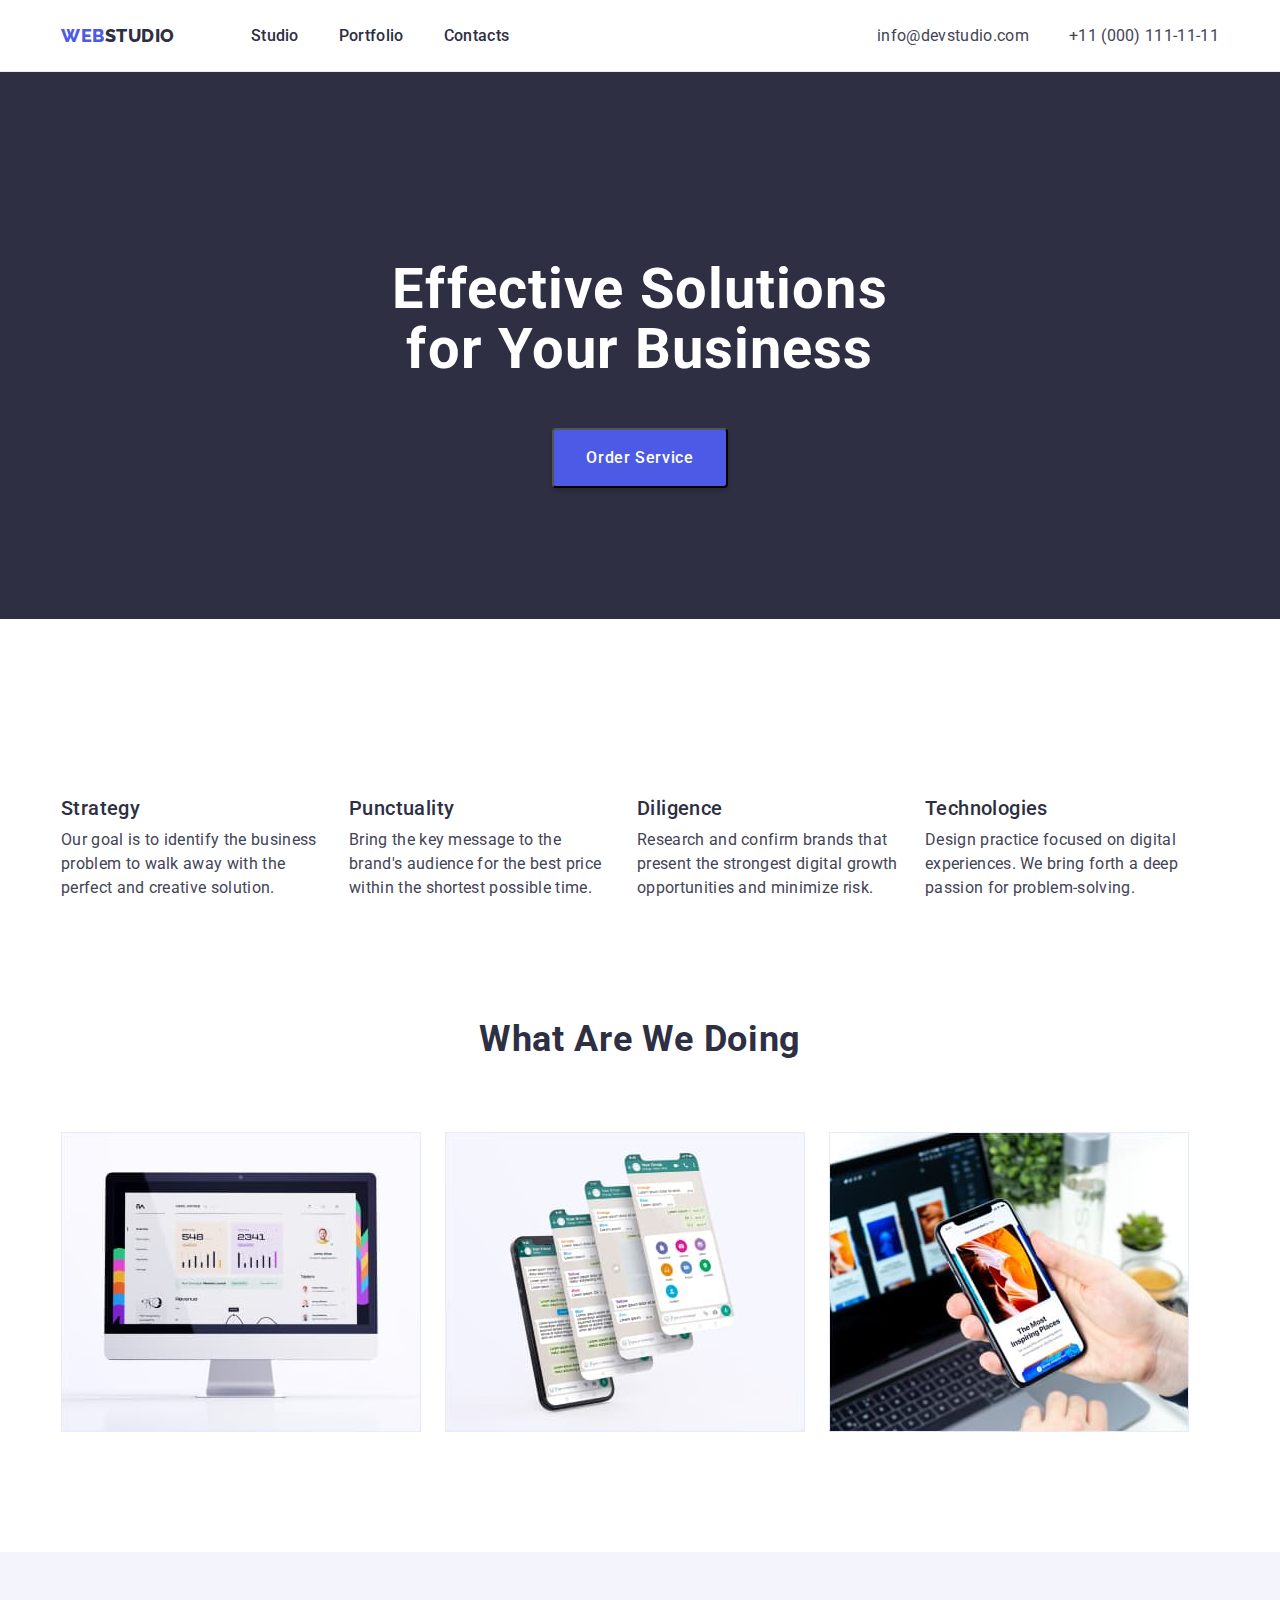
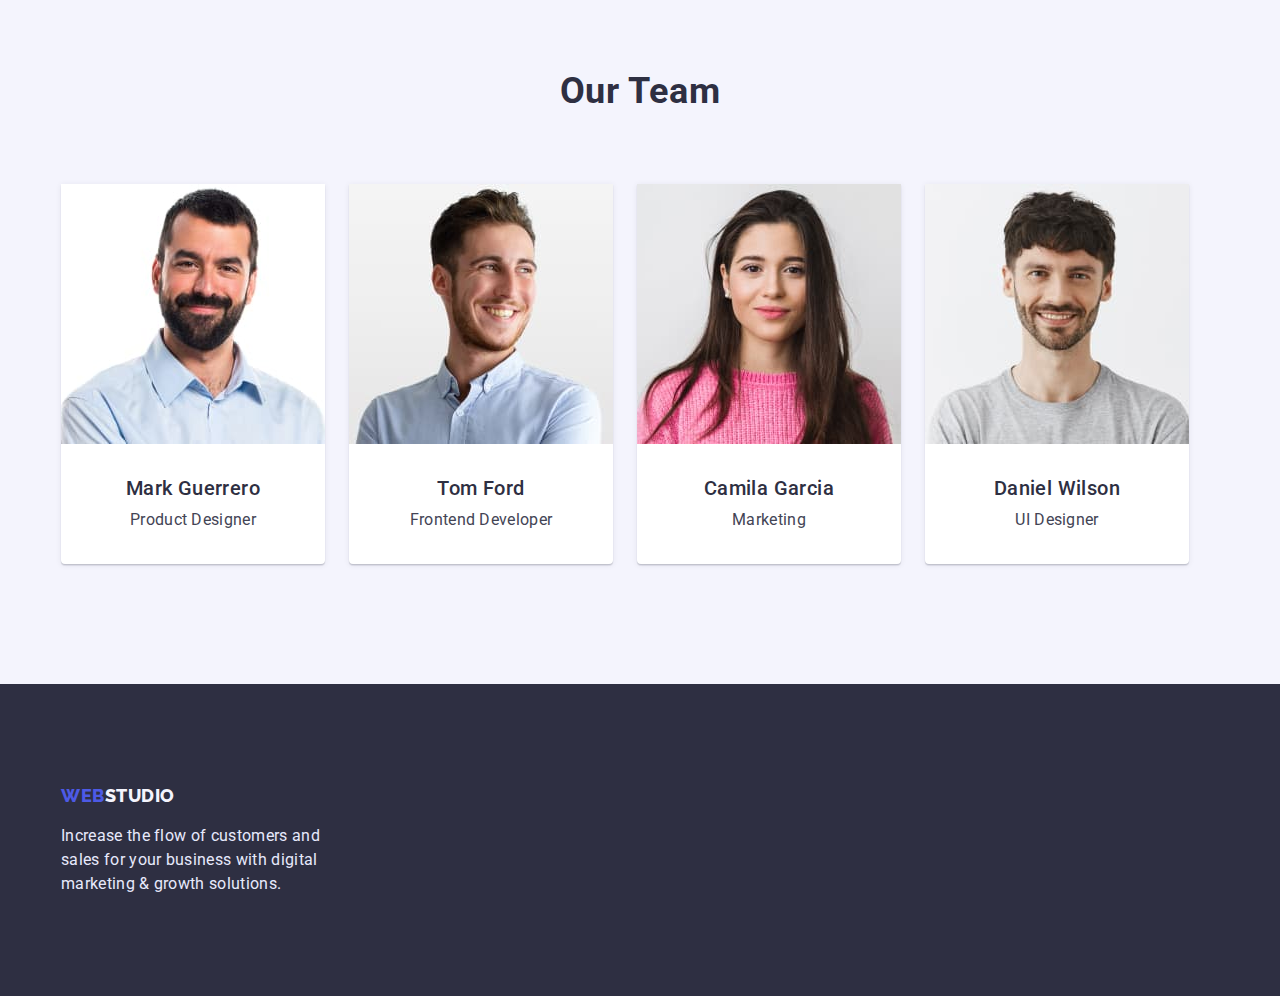
<file: index.html>
<!DOCTYPE html>
<html lang="en">
  <head>
    <meta charset="UTF-8" />
    <meta http-equiv="X-UA-Compatible" content="IE=edge" />
    <meta name="viewport" content="width=device-width, initial-scale=1.0" />
    <title>WebStudio</title>
    <link
      rel="stylesheet"
      href="https://cdnjs.cloudflare.com/ajax/libs/modern-normalize/1.1.0/modern-normalize.min.css"
      integrity="sha512-wpPYUAdjBVSE4KJnH1VR1HeZfpl1ub8YT/NKx4PuQ5NmX2tKuGu6U/JRp5y+Y8XG2tV+wKQpNHVUX03MfMFn9Q=="
      crossorigin="anonymous"
      referrerpolicy="no-referrer"
    />
    <link rel="preconnect" href="https://fonts.googleapis.com" />
    <link rel="preconnect" href="https://fonts.gstatic.com" crossorigin />
    <link
      href="https://fonts.googleapis.com/css2?family=Raleway:wght@800&family=Roboto:wght@400;500;700;900&display=swap"
      rel="stylesheet"
    />
    <link rel="stylesheet" href="./css/styles.css" />
  </head>
  <body>
    <header class="header">
      <div class="container">
        <div class="header-container">
          <nav class="header-navigation">
            <a href="./index.html" class="header-logo link"
              >Web<span>Studio</span></a
            >
            <ul class="header-list list">
              <li class="header-item">
                <a href="./index.html" class="header-item-page link">Studio</a>
              </li>
              <li class="header-item">
                <a href="./portfolio.html" class="header-item-page link"
                  >Portfolio</a
                >
              </li>
              <li class="header-item">
                <a href="" class="header-item-page link">Contacts</a>
              </li>
            </ul>
          </nav>
          <address class="header-address">
            <ul class="header-address-list list">
              <li class="header-address-item">
                <a
                  href="mailto:info@devstudio.com"
                  class="header-address-item-mail link"
                  >info@devstudio.com</a
                >
              </li>
              <li class="header-address-item">
                <a href="tel:+110001111111" class="header-address-item-tel link"
                  >+11 (000) 111-11-11</a
                >
              </li>
            </ul>
          </address>
        </div>
      </div>
    </header>
    <main>
      <section class="hero">
        <div class="container flex-container">
          <h1 class="hero-title">Effective Solutions for Your Business</h1>
          <button type="button" class="hero-btn">Order Service</button>
        </div>
      </section>
      <section class="features">
        <div class="container">
          <h2 hidden>Hidden H2</h2>
          <ul class="features-list list">
            <li class="features-item">
              <h3 class="features-item-title">Strategy</h3>
              <p class="features-item-description">
                Our goal is to identify the business problem to walk away with
                the perfect and creative solution.
              </p>
            </li>
            <li class="features-item">
              <h3 class="features-item-title">Punctuality</h3>
              <p class="features-item-description">
                Bring the key message to the brand's audience for the best price
                within the shortest possible time.
              </p>
            </li>
            <li class="features-item">
              <h3 class="features-item-title">Diligence</h3>
              <p class="features-item-description">
                Research and confirm brands that present the strongest digital
                growth opportunities and minimize risk.
              </p>
            </li>
            <li class="features-item">
              <h3 class="features-item-title">Technologies</h3>
              <p class="features-item-description">
                Design practice focused on digital experiences. We bring forth a
                deep passion for problem-solving.
              </p>
            </li>
          </ul>
        </div>
      </section>
      <section class="doing">
        <div class="container">
          <h2 class="doing-title">What are we doing</h2>
          <ul class="doing-list list">
            <li class="doing-item">
              <img
                src="./images/what-are-we-doing-img-1.jpg"
                alt="Monitor"
                width="360"
                height="300"
              />
            </li>
            <li class="doing-item">
              <img
                src="./images/what-are-we-doing-img-2.jpg"
                alt="Many mobile screens"
                width="360"
                height="300"
              />
            </li>
            <li class="doing-item">
              <img
                src="./images/what-are-we-doing-img-3.jpg"
                alt="Mobile phone in hand"
                width="360"
                height="300"
              />
            </li>
          </ul>
        </div>
      </section>
      <section class="team">
        <div class="container">
          <h2 class="team-title">Our Team</h2>
          <ul class="team-list list">
            <li class="team-item">
              <img
                src="./images/mark-guerrero.jpg"
                alt="Mark Guerrero"
                width="264"
                height="260"
              />
              <div class="card-content">
                <h3 class="team-item-title">Mark Guerrero</h3>
                <p class="team-item-description">Product Designer</p>
              </div>
            </li>
            <li class="team-item">
              <img
                src="./images/tom-ford.jpg"
                alt="Tom Ford"
                width="264"
                height="260"
              />
              <div class="card-content">
                <h3 class="team-item-title">Tom Ford</h3>
                <p class="team-item-description">Frontend Developer</p>
              </div>
            </li>
            <li class="team-item">
              <img
                src="./images/camila-garcia.jpg"
                alt="Camila Garcia"
                width="264"
                height="260"
              />
              <div class="card-content">
                <h3 class="team-item-title">Camila Garcia</h3>
                <p class="team-item-description">Marketing</p>
              </div>
            </li>
            <li class="team-item">
              <img
                src="./images/daniel-wilson.jpg"
                alt="Daniel Wilson"
                width="264"
                height="260"
              />
              <div class="card-content">
                <h3 class="team-item-title">Daniel Wilson</h3>
                <p class="team-item-description">UI Designer</p>
              </div>
            </li>
          </ul>
        </div>
      </section>
    </main>
    <footer class="footer">
      <div class="container">
        <a href="./index.html" class="footer-logo link"
          >Web<span>Studio</span></a
        >
        <p class="footer-text">
          Increase the flow of customers and sales for your business with
          digital marketing & growth solutions.
        </p>
      </div>
    </footer>
  </body>
</html>
</file>
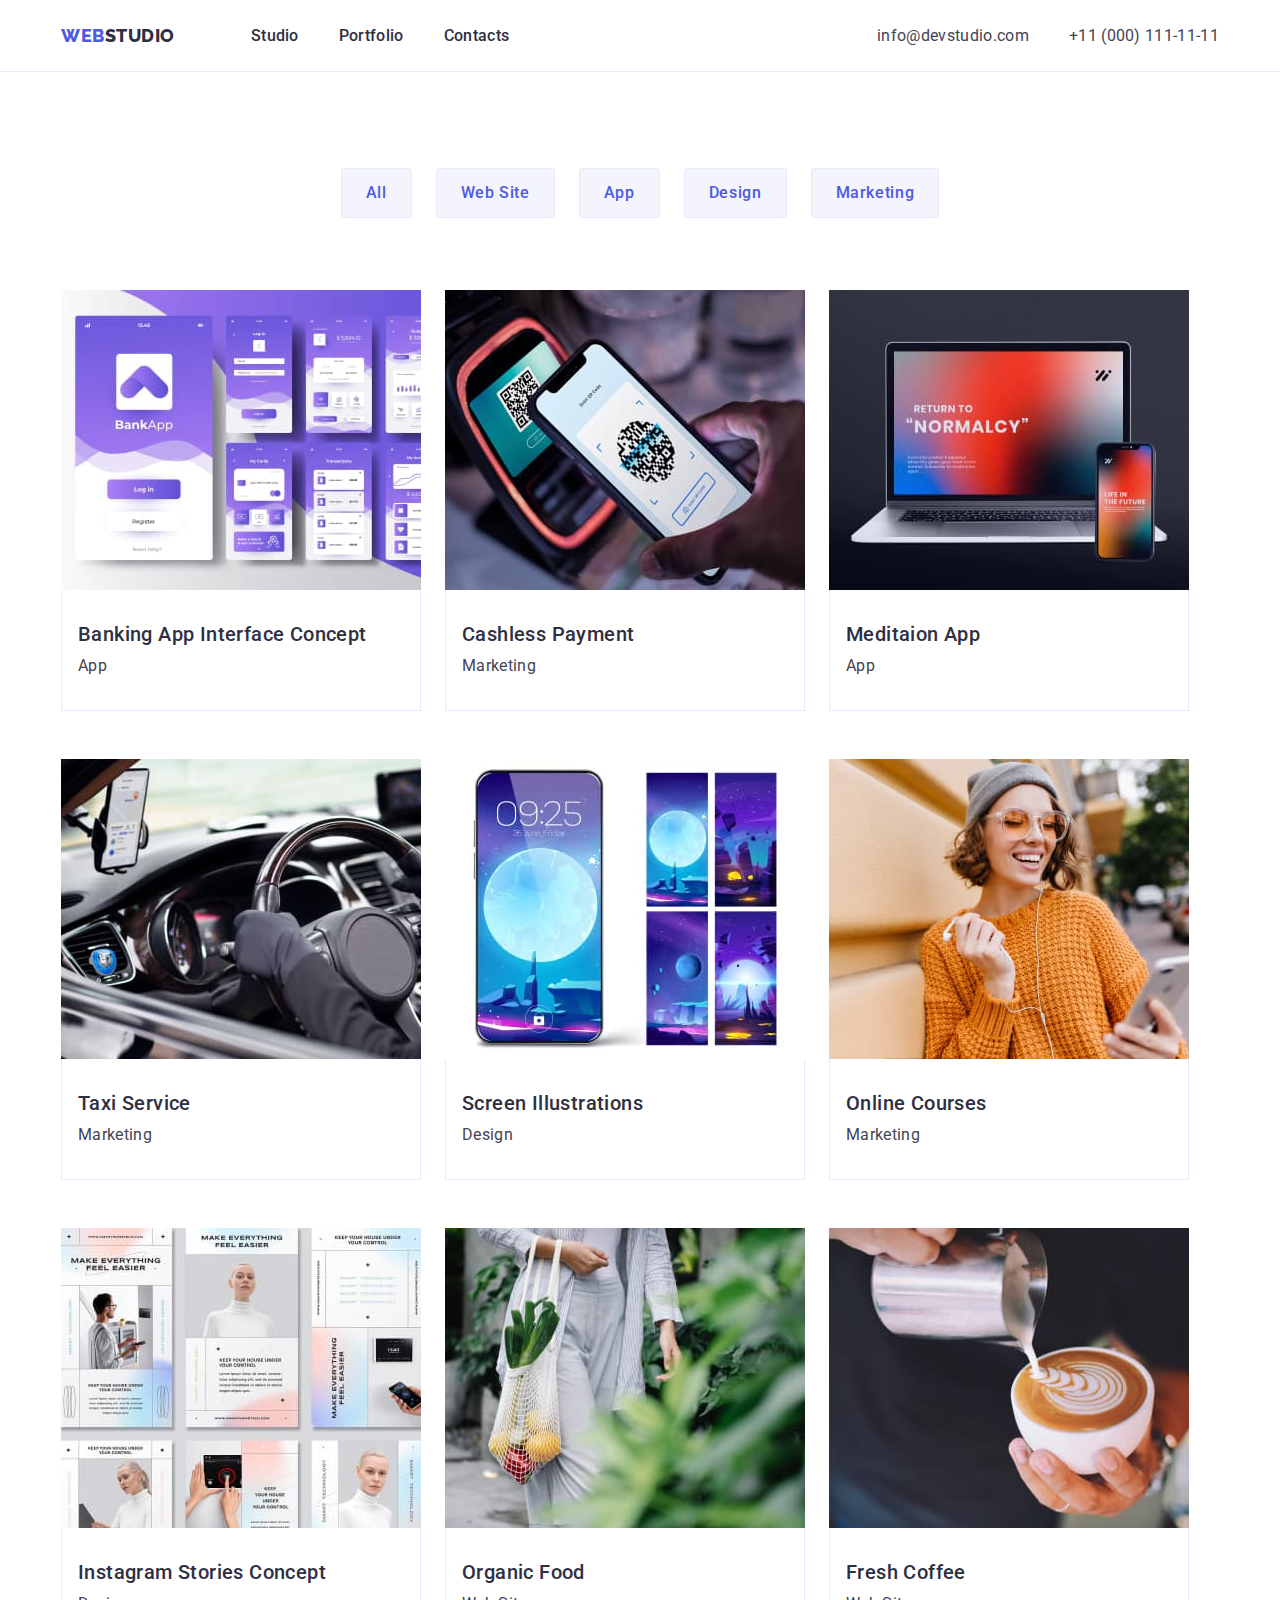
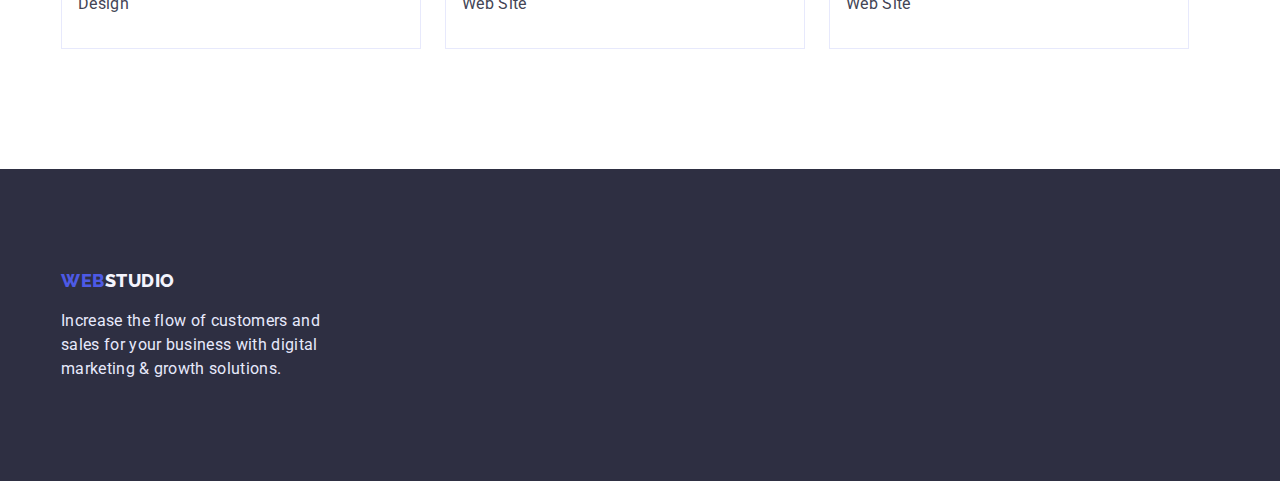
<file: portfolio.html>
<!DOCTYPE html>
<html lang="en">
  <head>
    <meta charset="UTF-8" />
    <meta http-equiv="X-UA-Compatible" content="IE=edge" />
    <meta name="viewport" content="width=device-width, initial-scale=1.0" />
    <title>Portfolio</title>
    <link
      rel="stylesheet"
      href="https://cdnjs.cloudflare.com/ajax/libs/modern-normalize/1.1.0/modern-normalize.min.css"
      integrity="sha512-wpPYUAdjBVSE4KJnH1VR1HeZfpl1ub8YT/NKx4PuQ5NmX2tKuGu6U/JRp5y+Y8XG2tV+wKQpNHVUX03MfMFn9Q=="
      crossorigin="anonymous"
      referrerpolicy="no-referrer"
    />
    <link rel="preconnect" href="https://fonts.googleapis.com" />
    <link rel="preconnect" href="https://fonts.gstatic.com" crossorigin />
    <link
      href="https://fonts.googleapis.com/css2?family=Raleway:wght@800&family=Roboto:wght@400;500;700;900&display=swap"
      rel="stylesheet"
    />
    <link rel="stylesheet" href="./css/styles.css" />
  </head>
  <body>
    <header class="header">
      <div class="container">
        <div class="header-container">
          <nav class="header-navigation">
            <a href="./index.html" class="header-logo link"
              >Web<span>Studio</span></a
            >
            <ul class="header-list list">
              <li class="header-item">
                <a href="./index.html" class="header-item-page link">Studio</a>
              </li>
              <li class="header-item">
                <a href="./portfolio.html" class="header-item-page link"
                  >Portfolio</a
                >
              </li>
              <li class="header-item">
                <a href="" class="header-item-page link">Contacts</a>
              </li>
            </ul>
          </nav>
          <address class="header-address">
            <ul class="header-address-list list">
              <li class="header-address-item">
                <a
                  href="mailto:info@devstudio.com"
                  class="header-address-item-mail link"
                  >info@devstudio.com</a
                >
              </li>
              <li class="header-address-item">
                <a href="tel:+110001111111" class="header-address-item-tel link"
                  >+11 (000) 111-11-11</a
                >
              </li>
            </ul>
          </address>
        </div>
      </div>
    </header>
    <main>
      <section class="portfolio-buttons-gallery">
        <div class="container">
          <h1 hidden>Our Projects</h1>
          <ul class="portfolio-buttons-list list">
            <li class="portfolio-buttons-item">
              <button type="button" class="portfolio-btn">All</button>
            </li>
            <li class="portfolio-buttons-item">
              <button type="button" class="portfolio-btn">Web Site</button>
            </li>
            <li class="portfolio-buttons-item">
              <button type="button" class="portfolio-btn">App</button>
            </li>
            <li class="portfolio-buttons-item">
              <button type="button" class="portfolio-btn">Design</button>
            </li>
            <li class="portfolio-buttons-item">
              <button type="button" class="portfolio-btn">Marketing</button>
            </li>
          </ul>
          <ul class="portfolio-gallery-list list">
            <li class="portfolio-gallery-item">
              <img
                src="./images/portfolio-image-1.jpg"
                alt="Banking App Interface Concept"
                width="360"
                height="300"
              />
              <div class="porfolio-gallery-item-content">
                <h2 class="portfolio-gallery-item-title">
                  Banking App Interface Concept
                </h2>
                <p class="portfolio-gallery-item-text">App</p>
              </div>
            </li>
            <li class="portfolio-gallery-item">
              <img
                src="./images/portfolio-image-2.jpg"
                alt="scanning QR-code"
                width="360"
                height="300"
              />
              <div class="porfolio-gallery-item-content">
                <h2 class="portfolio-gallery-item-title">Cashless Payment</h2>
                <p class="portfolio-gallery-item-text">Marketing</p>
              </div>
            </li>
            <li class="portfolio-gallery-item">
              <img
                src="./images/portfolio-image-3.jpg"
                alt="MacBook and Iphone"
                width="360"
                height="300"
              />
              <div class="porfolio-gallery-item-content">
                <h2 class="portfolio-gallery-item-title">Meditaion App</h2>
                <p class="portfolio-gallery-item-text">App</p>
              </div>
            </li>
          </ul>
          <ul class="portfolio-gallery-list list">
            <li class="portfolio-gallery-item">
              <img
                src="./images/portfolio-image-4.jpg"
                alt="Driver in a car"
                width="360"
                height="300"
              />
              <div class="porfolio-gallery-item-content">
                <h2 class="portfolio-gallery-item-title">Taxi Service</h2>
                <p class="portfolio-gallery-item-text">Marketing</p>
              </div>
            </li>
            <li class="portfolio-gallery-item">
              <img
                src="./images/portfolio-image-5.jpg"
                alt="Mobile phone screen illustrations"
                width="360"
                height="300"
              />
              <div class="porfolio-gallery-item-content">
                <h2 class="portfolio-gallery-item-title">
                  Screen Illustrations
                </h2>
                <p class="portfolio-gallery-item-text">Design</p>
              </div>
            </li>
            <li class="portfolio-gallery-item">
              <img
                src="./images/portfolio-image-6.jpg"
                alt="Smiling girl"
                width="360"
                height="300"
              />
              <div class="porfolio-gallery-item-content">
                <h2 class="portfolio-gallery-item-title">Online Courses</h2>
                <p class="portfolio-gallery-item-text">Marketing</p>
              </div>
            </li>
          </ul>
          <ul class="portfolio-gallery-list list">
            <li class="portfolio-gallery-item">
              <img
                src="./images/portfolio-image-7.jpg"
                alt="Instagram pics"
                width="360"
                height="300"
              />
              <div class="porfolio-gallery-item-content">
                <h2 class="portfolio-gallery-item-title">
                  Instagram Stories Concept
                </h2>
                <p class="portfolio-gallery-item-text">Design</p>
              </div>
            </li>
            <li class="portfolio-gallery-item">
              <img
                src="./images/portfolio-image-8.jpg"
                alt="Organic food"
                width="360"
                height="300"
              />
              <div class="porfolio-gallery-item-content">
                <h2 class="portfolio-gallery-item-title">Organic Food</h2>
                <p class="portfolio-gallery-item-text">Web Site</p>
              </div>
            </li>
            <li class="portfolio-gallery-item">
              <img
                src="./images/portfolio-image-9.jpg"
                alt="Coffe with a milk"
                width="360"
                height="300"
              />
              <div class="porfolio-gallery-item-content">
                <h2 class="portfolio-gallery-item-title">Fresh Coffee</h2>
                <p class="portfolio-gallery-item-text">Web Site</p>
              </div>
            </li>
          </ul>
        </div>
      </section>
    </main>
    <footer class="footer">
      <div class="container">
        <a href="./index.html" class="footer-logo link"
          >Web<span>Studio</span></a
        >
        <p class="footer-text">
          Increase the flow of customers and sales for your business with
          digital marketing & growth solutions.
        </p>
      </div>
    </footer>
  </body>
</html>
</file>
<file: css/styles.css>
:root {
  --main-background-color: #ffffff;
  --iris-color: #4d5ae5;
  --main-text-color: #2e2f42;
  --address-items-description-color: #434455;
  --hover-focus-color: #404bbf;
  --cloud-color: #f4f4fd;
  --cornflower-color: #e7e9fc;
}
body {
  font-family: "Roboto", sans-serif;
  background-color: var(--main-background-color);
  color: var(--main-text-color);
  margin: 0;
}
.link {
  text-decoration: none;
}
.list {
  list-style: none;
}
h1,
h2,
h3,
h4,
h5,
h6,
p {
  margin: 0;
}
ul {
  margin: 0;
  padding: 0;
}
img {
  display: block;
  max-width: 100%;
  height: auto;
}
.container {
  width: 1158px;
  padding: 0 15px;
  margin: 0 auto;
}

/* -----------------------------  Header  ----------------------------------- */

.header {
  padding: 24px 0 23px;
  border-bottom: 1px solid #e7e9fc;
}
.header-container {
  display: flex;
  justify-content: space-between;
}
.header-navigation {
  display: flex;
  align-items: center;
}
.header-logo {
  font-family: "Raleway";
  font-style: normal;
  font-weight: 800;
  font-size: 18px;
  line-height: 1.33;
  align-items: center;
  letter-spacing: 0.03em;
  text-transform: uppercase;
  color: var(--iris-color);
  margin-right: 76px;
}
.header-logo span {
  color: var(--main-text-color);
}
.header-list {
  display: flex;
}
.header-item {
  margin-right: 40px;
}
.header-item:last-child {
  margin-right: 0;
}
.header-item-page {
  font-weight: 500;
  font-size: 16px;
  line-height: 1.5;
  letter-spacing: 0.02em;
  color: var(--main-text-color);
}
.header-item-page:hover,
.header-item-page:focus {
  color: var(--hover-focus-color);
}
.header-address {
}
.header-address-list {
  display: flex;
}
.header-address-item {
  margin-left: 40px;
}
.header-address-item:first-child {
  margin-left: 0;
}
.header-address-item-mail {
  color: var(--address-items-description-color);
  font-style: normal;
  font-size: 16px;
  line-height: 1.5;
  letter-spacing: 0.02em;
}
.header-address-item-mail:hover,
.header-address-item-mail:focus {
  color: var(--hover-focus-color);
}
.header-address-item-tel {
  color: var(--address-items-description-color);
  font-style: normal;
  font-size: 16px;
  line-height: 1.5;
  letter-spacing: 0.02em;
}
.header-address-item-tel:hover,
.header-address-item-tel:focus {
  color: var(--hover-focus-color);
}

/* ------------------- Hero ----------------------------*/
.hero {
  background: var(--main-text-color);
  padding: 188px 0 131px;
}
.hero-title {
  width: 496px;
  font-size: 56px;
  line-height: 1.07;
  text-align: center;
  letter-spacing: 0.02em;
  color: var(--main-background-color);
  margin-bottom: 48px;
}
.hero-btn {
  font-family: inherit;
  font-weight: 500;
  font-size: 16px;
  line-height: 1.5;
  letter-spacing: 0.04em;
  color: var(--main-background-color);
  text-align: center;
  background-color: var(--iris-color);
  box-shadow: 0px 4px 4px rgba(0, 0, 0, 0.15);
  border-radius: 4px;
  cursor: pointer;
  padding: 16px 32px;
}
.hero-btn:hover,
.hero-btn:focus {
  background: var(--hover-focus-color);
}
.flex-container {
  display: flex;
  flex-direction: column;
  align-items: center;
}

/* ------------------- Features ----------------------------*/
.features {
  padding: 177px 0 120px;
}
.features-list {
  display: flex;
}
.features-item {
  margin-right: 24px;
  max-width: 264px;
}
.features-item:last-child {
  margin-right: 0;
}
.features-item-title {
  font-weight: 500;
  font-size: 20px;
  line-height: 1.2;
  letter-spacing: 0.02em;
  color: var(--main-text-color);
  margin-bottom: 8px;
}
.features-item-description {
  font-size: 16px;
  line-height: 1.5;
  letter-spacing: 0.02em;
  color: var(--address-items-description-color);
}

/* -----------------------------  What are we doing?  ----------------------------------- */

.doing {
  padding-bottom: 120px;
}
.doing-title {
  font-size: 36px;
  line-height: 1.11;
  text-align: center;
  letter-spacing: 0.02em;
  text-transform: capitalize;
  color: var(--main-text-color);
  margin-bottom: 72px;
}
.doing-list {
  display: flex;
}
.doing-item {
  margin-right: 24px;
}
.doing-item:last-child {
  margin-right: 0;
}

/* -----------------------------  Our Team  ----------------------------------- */

.team {
  padding: 120px 0;
  background: var(--cloud-color);
}
.team-title {
  font-size: 36px;
  line-height: 1.11;
  text-align: center;
  letter-spacing: 0.02em;
  text-transform: capitalize;
  color: var(--main-text-color);
  margin-bottom: 72px;
}
.team-list {
  display: flex;
}
.team-item {
  background: var(--main-background-color);
  margin-right: 24px;
  background: #ffffff;
  box-shadow: 0px 1px 6px rgba(46, 47, 66, 0.08),
    0px 1px 1px rgba(46, 47, 66, 0.16), 0px 2px 1px rgba(46, 47, 66, 0.08);
  border-radius: 0px 0px 4px 4px;
}
.team-item:last-child {
  margin-right: 0;
}
.team-item-title {
  font-weight: 500;
  font-size: 20px;
  line-height: 1.2;
  letter-spacing: 0.02em;
  color: var(--main-text-color);
  margin-bottom: 8px;
}
.team-item-description {
  font-size: 16px;
  line-height: 1.5;
  letter-spacing: 0.02em;
  color: var(--address-items-description-color);
}
.card-content {
  text-align: center;
  padding: 32px 16px;
}

/* -----------------------------  Portfolio page  ----------------------------------- */
.portfolio-buttons-gallery {
  padding: 96px 0 120px;
}
.portfolio-buttons-list {
  display: flex;
  justify-content: center;
  margin-bottom: 72px;
}
.portfolio-buttons-item {
  margin-right: 24px;
}
.portfolio-buttons-item:last-child {
  margin-right: 0;
}

.portfolio-btn {
  font-family: inherit;
  background: var(--cloud-color);
  border: 1px solid var(--cornflower-color);
  border-radius: 4px;
  font-weight: 500;
  font-size: 16px;
  line-height: 1.5;
  text-align: center;
  letter-spacing: 0.04em;
  color: var(--iris-color);
  cursor: pointer;
  padding: 12px 24px;
}
.portfolio-btn:hover,
.portfolio-btn:focus {
  color: var(--main-background-color);
  background: var(--hover-focus-color);
  box-shadow: 0px 3px 1px rgba(0, 0, 0, 0.1), 0px 2px 1px rgba(0, 0, 0, 0.08),
    0px 2px 2px rgba(0, 0, 0, 0.12);
  border-radius: 4px;
  border-color: var(--hover-focus-color);
}
.portfolio-gallery-list {
  display: flex;
  margin-bottom: 48px;
}
.portfolio-gallery-list:last-child {
  margin-bottom: 0;
}
.portfolio-gallery-item {
  margin-right: 24px;
}
.portfolio-gallery-item:nth-child(3n) {
  margin-right: 0;
}
.porfolio-gallery-item-content {
  padding: 32px 16px;
  border-left: 1px solid #e7e9fc;
  border-right: 1px solid #e7e9fc;
  border-bottom: 1px solid #e7e9fc;
}
.portfolio-gallery-item-title {
  font-weight: 500;
  font-size: 20px;
  line-height: 1.2;
  letter-spacing: 0.02em;
  color: var(--main-text-color);
  margin-bottom: 8px;
}
.portfolio-gallery-item-text {
  font-size: 16px;
  line-height: 1.5;
  letter-spacing: 0.02em;
  color: var(--address-items-description-color);
}

/* -----------------------------  Footer  ----------------------------------- */

.footer {
  padding: 100px 0;
  background: var(--main-text-color);
}
.footer-logo {
  font-family: "Raleway";
  font-style: normal;
  font-weight: 800;
  font-size: 18px;
  line-height: 1.33;
  align-items: center;
  letter-spacing: 0.03em;
  text-transform: uppercase;
  color: var(--iris-color);
}
.footer-logo span {
  color: var(--cloud-color);
}
.footer-text {
  margin-top: 16px;
  width: 264px;
  font-size: 16px;
  line-height: 1.5;
  letter-spacing: 0.02em;
  color: var(--cornflower-color);
}
</file>
